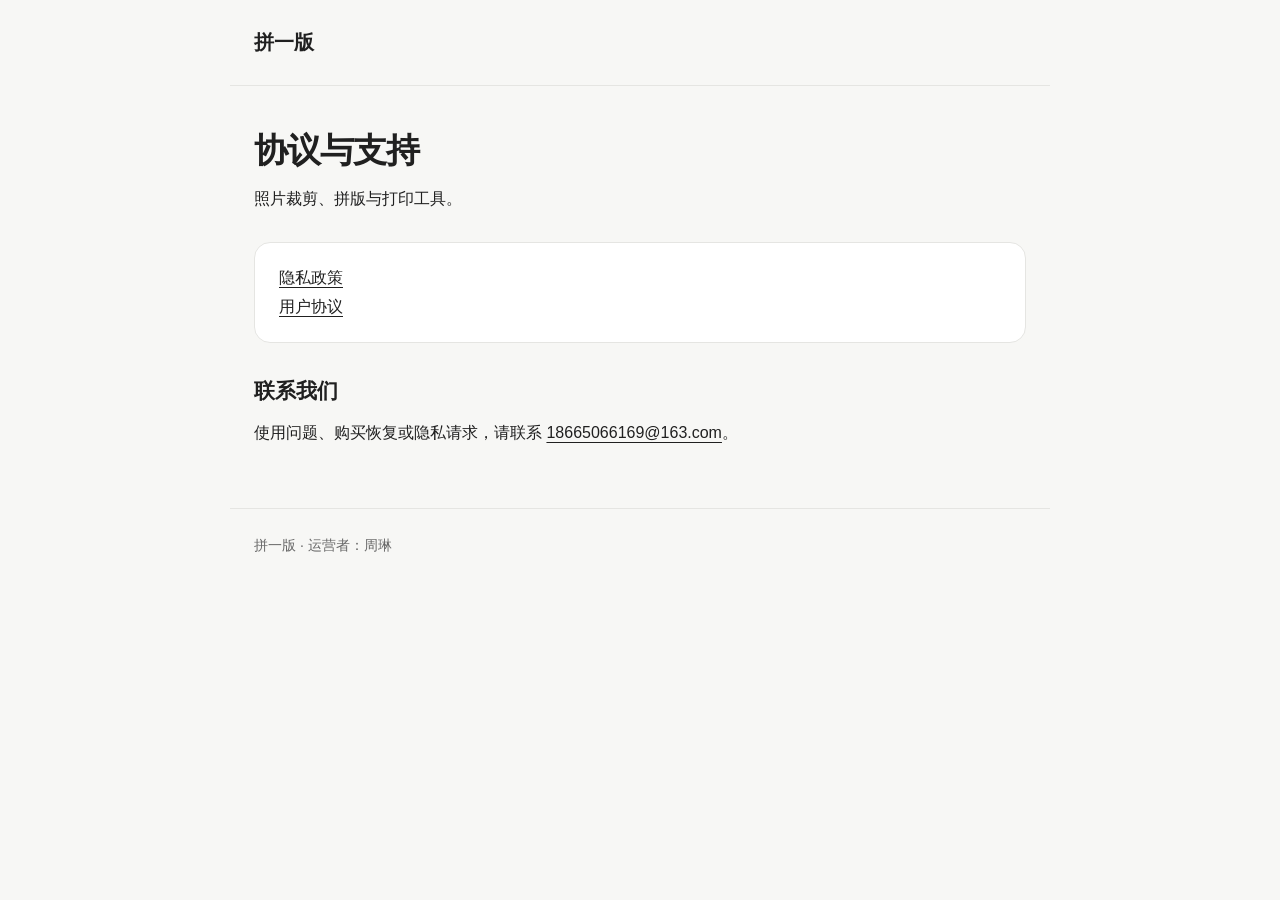
<file: index.html>
<!doctype html>
<html lang="zh-CN"><head><meta charset="utf-8"><meta name="viewport" content="width=device-width,initial-scale=1"><title>拼一版 · 协议与支持</title><link rel="stylesheet" href="style.css"></head><body><header><strong>拼一版</strong></header><main><h1>协议与支持</h1><p>照片裁剪、拼版与打印工具。</p><div class="summary"><p><a href="privacy.html">隐私政策</a></p><p><a href="terms.html">用户协议</a></p></div><h2>联系我们</h2><p>使用问题、购买恢复或隐私请求，请联系 <a href="mailto:18665066169@163.com">18665066169@163.com</a>。</p></main><footer>拼一版 · 运营者：周琳</footer></body></html>
</file>
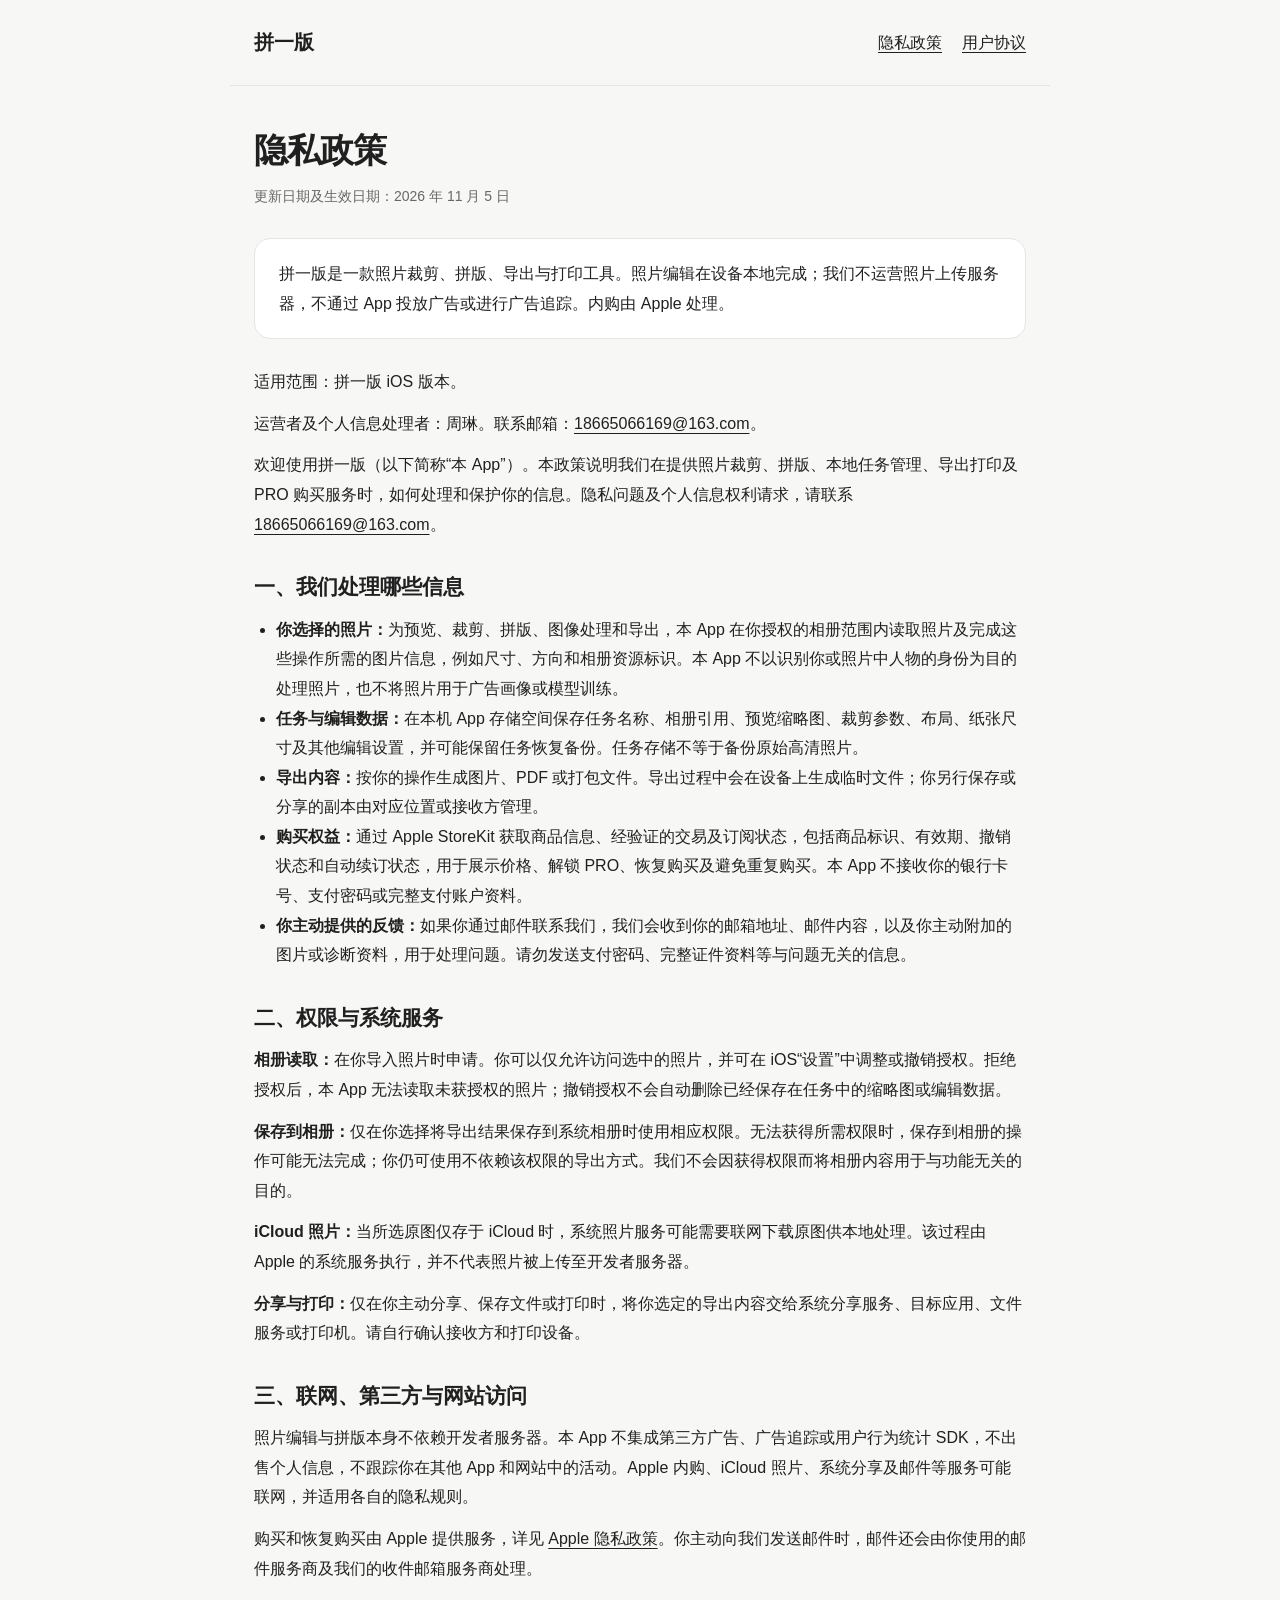
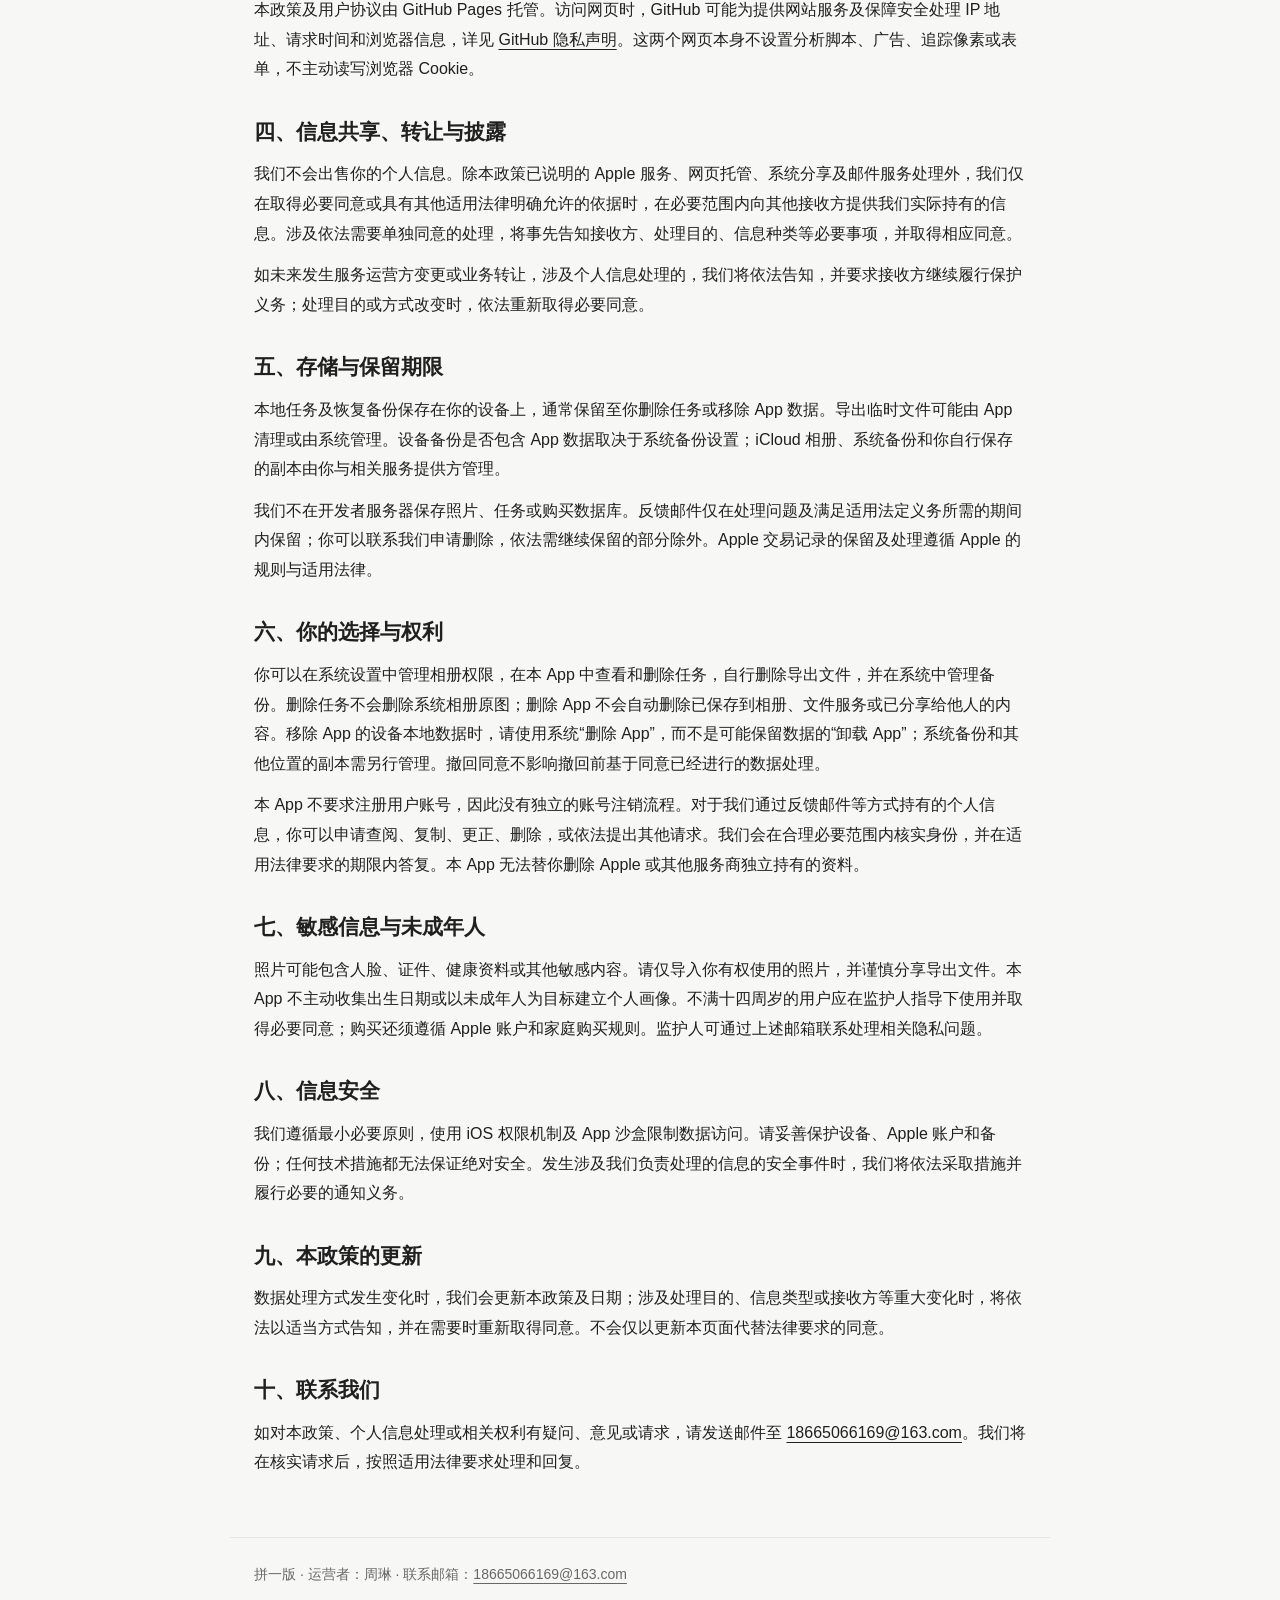
<file: privacy.html>
<!doctype html>
<html lang="zh-CN">
<head><meta charset="utf-8"><meta name="viewport" content="width=device-width,initial-scale=1"><meta name="description" content="拼一版隐私政策：了解照片处理、相册权限、本地任务存储及 Apple 内购的数据使用方式。"><title>隐私政策 · 拼一版</title><link rel="stylesheet" href="style.css"></head>
<body>
<header><strong>拼一版</strong><nav aria-label="法律信息"><a href="privacy.html" aria-current="page">隐私政策</a><a href="terms.html">用户协议</a></nav></header>
<main>
<h1>隐私政策</h1>
<p class="meta">更新日期及生效日期：2026 年 11 月 5 日</p>
<div class="summary"><p>拼一版是一款照片裁剪、拼版、导出与打印工具。照片编辑在设备本地完成；我们不运营照片上传服务器，不通过 App 投放广告或进行广告追踪。内购由 Apple 处理。</p></div>
<p>适用范围：拼一版 iOS 版本。</p>
<p>运营者及个人信息处理者：周琳。联系邮箱：<a href="mailto:18665066169@163.com">18665066169@163.com</a>。</p>
<p>欢迎使用拼一版（以下简称“本 App”）。本政策说明我们在提供照片裁剪、拼版、本地任务管理、导出打印及 PRO 购买服务时，如何处理和保护你的信息。隐私问题及个人信息权利请求，请联系 <a href="mailto:18665066169@163.com">18665066169@163.com</a>。</p>
<h2>一、我们处理哪些信息</h2>
<ul>
<li><strong>你选择的照片：</strong>为预览、裁剪、拼版、图像处理和导出，本 App 在你授权的相册范围内读取照片及完成这些操作所需的图片信息，例如尺寸、方向和相册资源标识。本 App 不以识别你或照片中人物的身份为目的处理照片，也不将照片用于广告画像或模型训练。</li>
<li><strong>任务与编辑数据：</strong>在本机 App 存储空间保存任务名称、相册引用、预览缩略图、裁剪参数、布局、纸张尺寸及其他编辑设置，并可能保留任务恢复备份。任务存储不等于备份原始高清照片。</li>
<li><strong>导出内容：</strong>按你的操作生成图片、PDF 或打包文件。导出过程中会在设备上生成临时文件；你另行保存或分享的副本由对应位置或接收方管理。</li>
<li><strong>购买权益：</strong>通过 Apple StoreKit 获取商品信息、经验证的交易及订阅状态，包括商品标识、有效期、撤销状态和自动续订状态，用于展示价格、解锁 PRO、恢复购买及避免重复购买。本 App 不接收你的银行卡号、支付密码或完整支付账户资料。</li>
<li><strong>你主动提供的反馈：</strong>如果你通过邮件联系我们，我们会收到你的邮箱地址、邮件内容，以及你主动附加的图片或诊断资料，用于处理问题。请勿发送支付密码、完整证件资料等与问题无关的信息。</li>
</ul>
<h2>二、权限与系统服务</h2>
<p><strong>相册读取：</strong>在你导入照片时申请。你可以仅允许访问选中的照片，并可在 iOS“设置”中调整或撤销授权。拒绝授权后，本 App 无法读取未获授权的照片；撤销授权不会自动删除已经保存在任务中的缩略图或编辑数据。</p>
<p><strong>保存到相册：</strong>仅在你选择将导出结果保存到系统相册时使用相应权限。无法获得所需权限时，保存到相册的操作可能无法完成；你仍可使用不依赖该权限的导出方式。我们不会因获得权限而将相册内容用于与功能无关的目的。</p>
<p><strong>iCloud 照片：</strong>当所选原图仅存于 iCloud 时，系统照片服务可能需要联网下载原图供本地处理。该过程由 Apple 的系统服务执行，并不代表照片被上传至开发者服务器。</p>
<p><strong>分享与打印：</strong>仅在你主动分享、保存文件或打印时，将你选定的导出内容交给系统分享服务、目标应用、文件服务或打印机。请自行确认接收方和打印设备。</p>
<h2>三、联网、第三方与网站访问</h2>
<p>照片编辑与拼版本身不依赖开发者服务器。本 App 不集成第三方广告、广告追踪或用户行为统计 SDK，不出售个人信息，不跟踪你在其他 App 和网站中的活动。Apple 内购、iCloud 照片、系统分享及邮件等服务可能联网，并适用各自的隐私规则。</p>
<p>购买和恢复购买由 Apple 提供服务，详见 <a href="https://www.apple.com/legal/privacy/zh-cn/">Apple 隐私政策</a>。你主动向我们发送邮件时，邮件还会由你使用的邮件服务商及我们的收件邮箱服务商处理。</p>
<p>本政策及用户协议由 GitHub Pages 托管。访问网页时，GitHub 可能为提供网站服务及保障安全处理 IP 地址、请求时间和浏览器信息，详见 <a href="https://docs.github.com/en/site-policy/privacy-policies/github-general-privacy-statement">GitHub 隐私声明</a>。这两个网页本身不设置分析脚本、广告、追踪像素或表单，不主动读写浏览器 Cookie。</p>
<h2>四、信息共享、转让与披露</h2>
<p>我们不会出售你的个人信息。除本政策已说明的 Apple 服务、网页托管、系统分享及邮件服务处理外，我们仅在取得必要同意或具有其他适用法律明确允许的依据时，在必要范围内向其他接收方提供我们实际持有的信息。涉及依法需要单独同意的处理，将事先告知接收方、处理目的、信息种类等必要事项，并取得相应同意。</p>
<p>如未来发生服务运营方变更或业务转让，涉及个人信息处理的，我们将依法告知，并要求接收方继续履行保护义务；处理目的或方式改变时，依法重新取得必要同意。</p>
<h2>五、存储与保留期限</h2>
<p>本地任务及恢复备份保存在你的设备上，通常保留至你删除任务或移除 App 数据。导出临时文件可能由 App 清理或由系统管理。设备备份是否包含 App 数据取决于系统备份设置；iCloud 相册、系统备份和你自行保存的副本由你与相关服务提供方管理。</p>
<p>我们不在开发者服务器保存照片、任务或购买数据库。反馈邮件仅在处理问题及满足适用法定义务所需的期间内保留；你可以联系我们申请删除，依法需继续保留的部分除外。Apple 交易记录的保留及处理遵循 Apple 的规则与适用法律。</p>
<h2>六、你的选择与权利</h2>
<p>你可以在系统设置中管理相册权限，在本 App 中查看和删除任务，自行删除导出文件，并在系统中管理备份。删除任务不会删除系统相册原图；删除 App 不会自动删除已保存到相册、文件服务或已分享给他人的内容。移除 App 的设备本地数据时，请使用系统“删除 App”，而不是可能保留数据的“卸载 App”；系统备份和其他位置的副本需另行管理。撤回同意不影响撤回前基于同意已经进行的数据处理。</p>
<p>本 App 不要求注册用户账号，因此没有独立的账号注销流程。对于我们通过反馈邮件等方式持有的个人信息，你可以申请查阅、复制、更正、删除，或依法提出其他请求。我们会在合理必要范围内核实身份，并在适用法律要求的期限内答复。本 App 无法替你删除 Apple 或其他服务商独立持有的资料。</p>
<h2>七、敏感信息与未成年人</h2>
<p>照片可能包含人脸、证件、健康资料或其他敏感内容。请仅导入你有权使用的照片，并谨慎分享导出文件。本 App 不主动收集出生日期或以未成年人为目标建立个人画像。不满十四周岁的用户应在监护人指导下使用并取得必要同意；购买还须遵循 Apple 账户和家庭购买规则。监护人可通过上述邮箱联系处理相关隐私问题。</p>
<h2>八、信息安全</h2>
<p>我们遵循最小必要原则，使用 iOS 权限机制及 App 沙盒限制数据访问。请妥善保护设备、Apple 账户和备份；任何技术措施都无法保证绝对安全。发生涉及我们负责处理的信息的安全事件时，我们将依法采取措施并履行必要的通知义务。</p>
<h2>九、本政策的更新</h2>
<p>数据处理方式发生变化时，我们会更新本政策及日期；涉及处理目的、信息类型或接收方等重大变化时，将依法以适当方式告知，并在需要时重新取得同意。不会仅以更新本页面代替法律要求的同意。</p>
<h2>十、联系我们</h2>
<p>如对本政策、个人信息处理或相关权利有疑问、意见或请求，请发送邮件至 <a href="mailto:18665066169@163.com">18665066169@163.com</a>。我们将在核实请求后，按照适用法律要求处理和回复。</p>
</main><footer>拼一版 · 运营者：周琳 · 联系邮箱：<a href="mailto:18665066169@163.com">18665066169@163.com</a></footer>
</body></html>
</file>
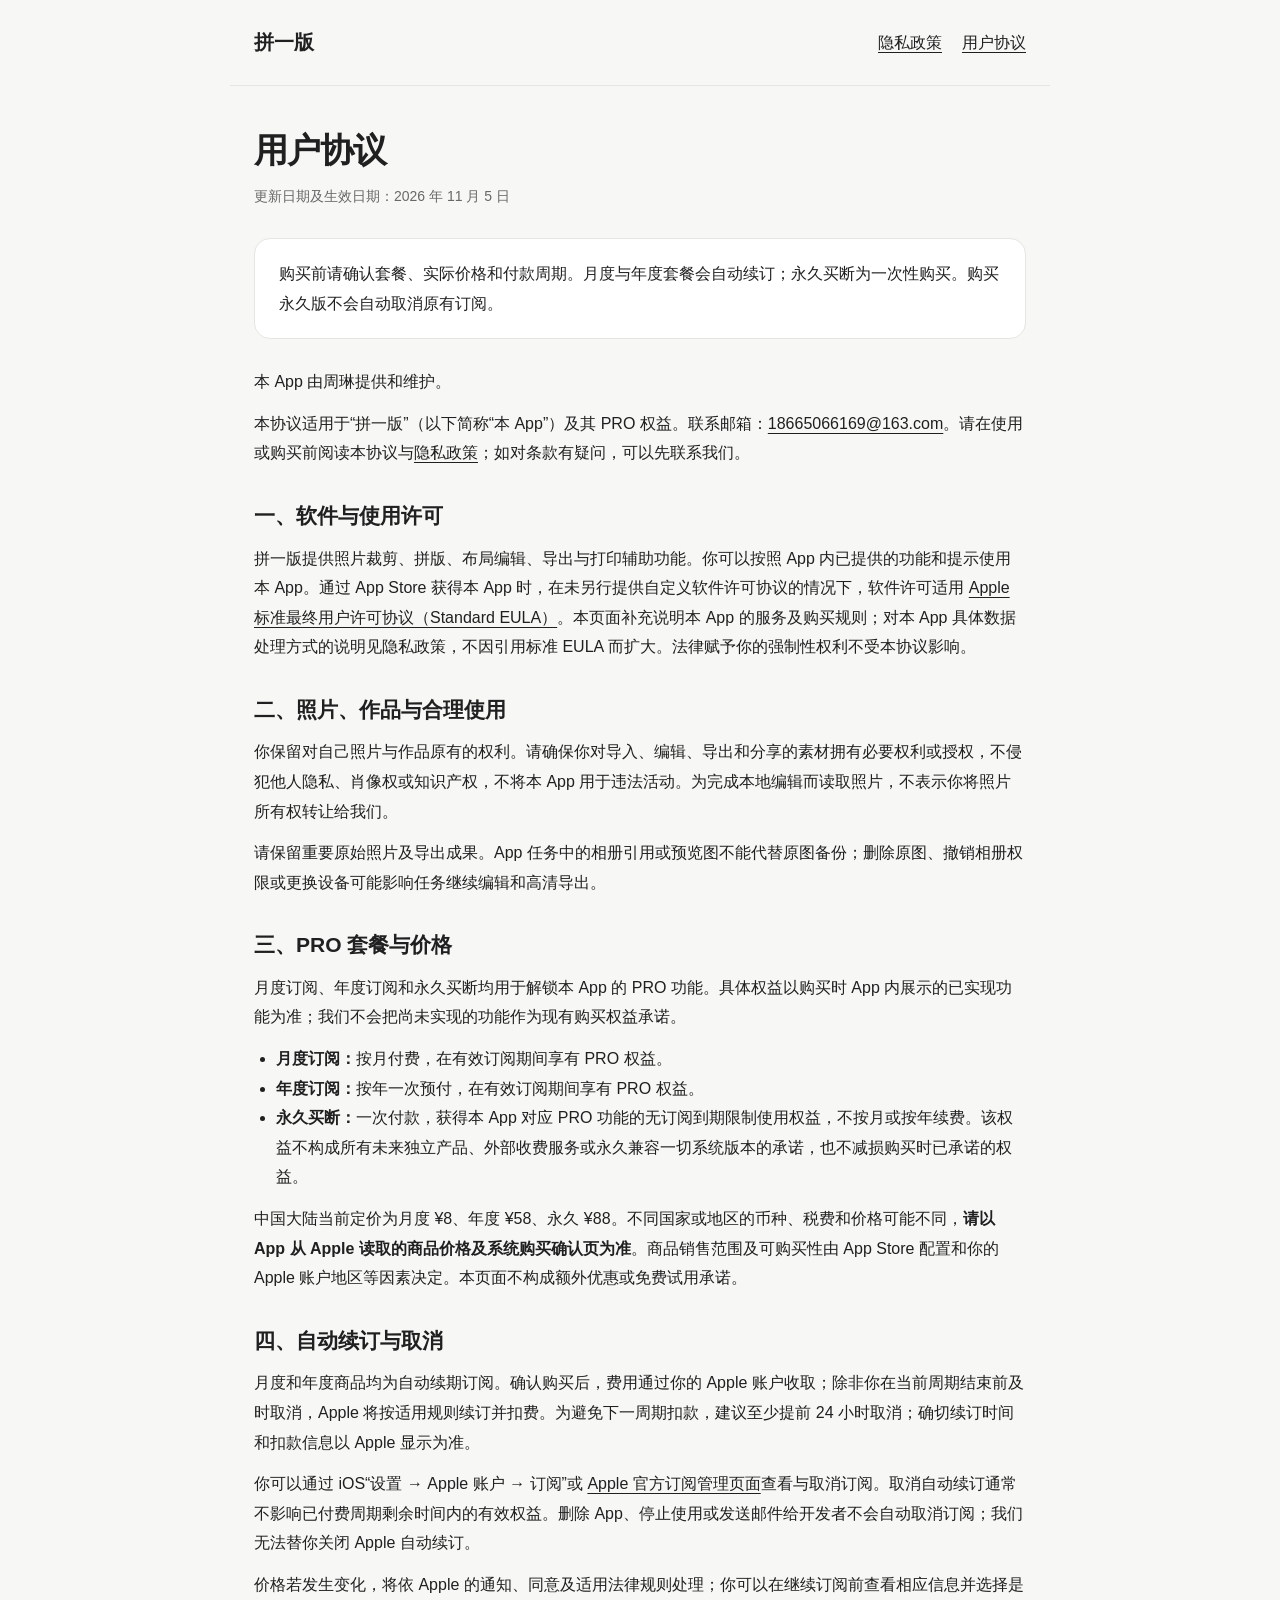
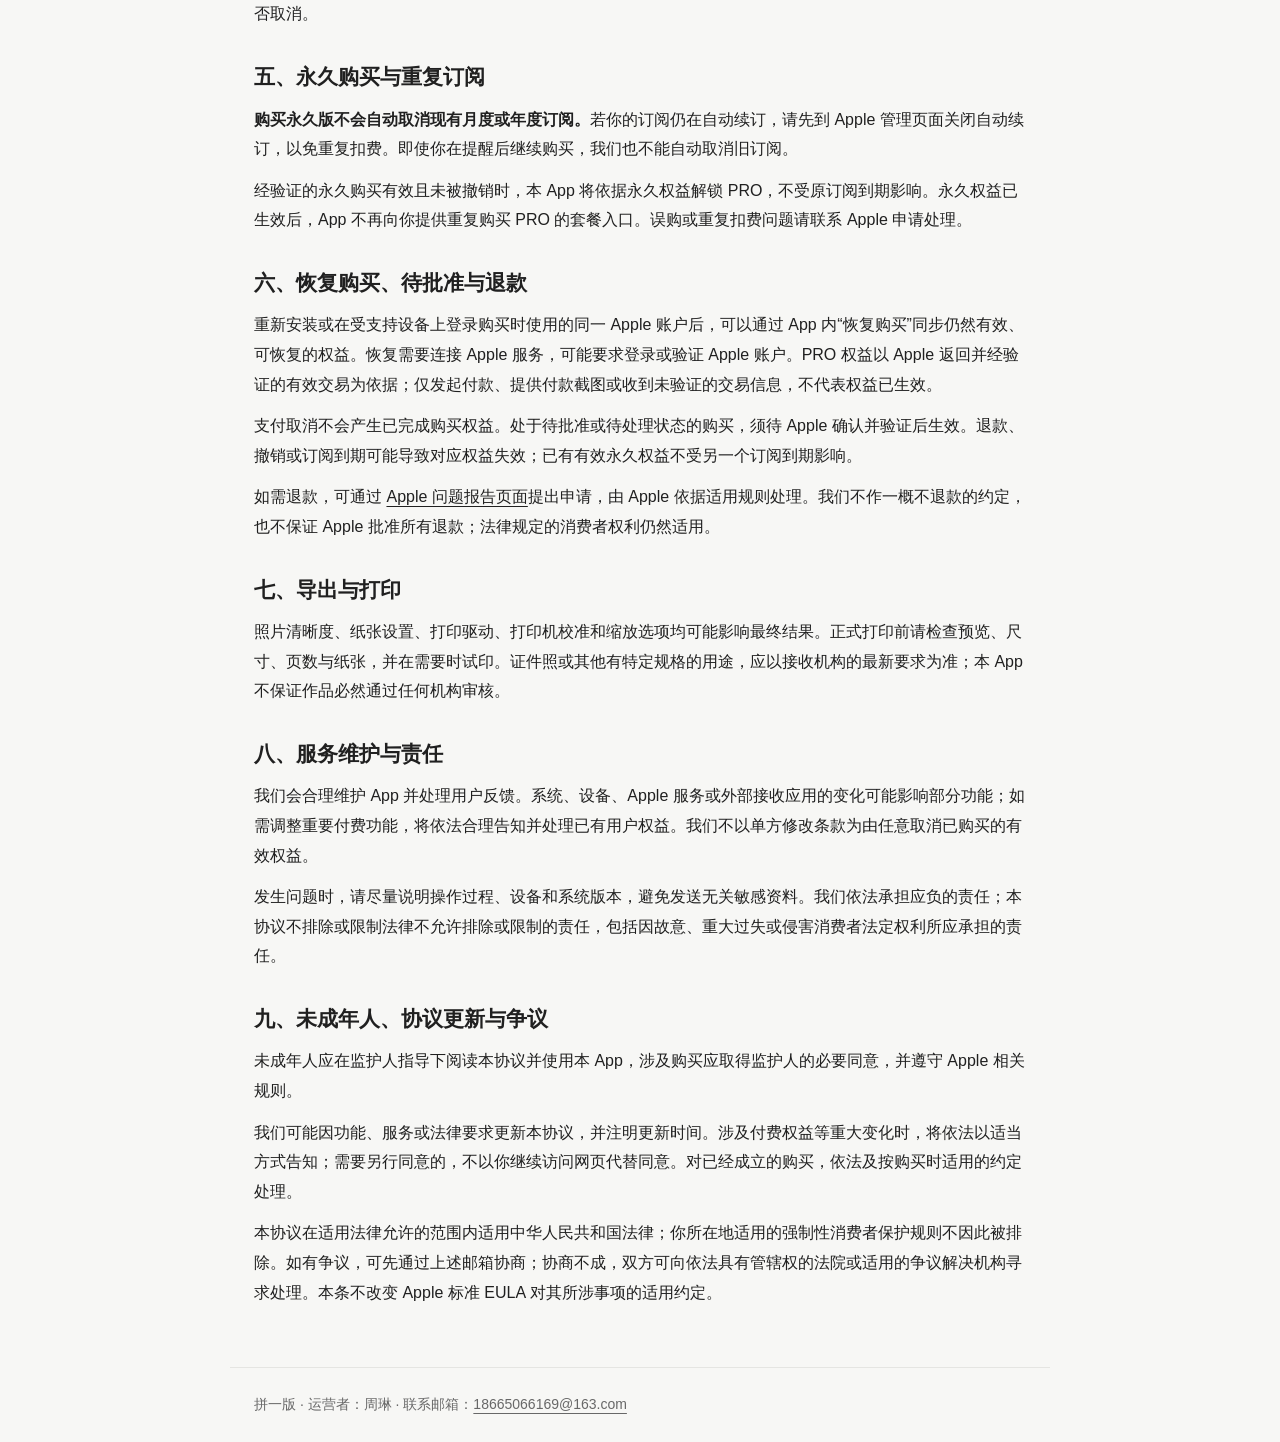
<file: terms.html>
<!doctype html>
<html lang="zh-CN">
<head><meta charset="utf-8"><meta name="viewport" content="width=device-width,initial-scale=1"><meta name="description" content="拼一版用户协议：软件使用、PRO 订阅、永久购买、恢复购买和支持规则。"><title>用户协议 · 拼一版</title><link rel="stylesheet" href="style.css"></head>
<body>
<header><strong>拼一版</strong><nav aria-label="法律信息"><a href="privacy.html">隐私政策</a><a href="terms.html" aria-current="page">用户协议</a></nav></header>
<main>
<h1>用户协议</h1>
<p class="meta">更新日期及生效日期：2026 年 11 月 5 日</p>
<div class="summary"><p>购买前请确认套餐、实际价格和付款周期。月度与年度套餐会自动续订；永久买断为一次性购买。购买永久版不会自动取消原有订阅。</p></div>
<p>本 App 由周琳提供和维护。</p>
<p>本协议适用于“拼一版”（以下简称“本 App”）及其 PRO 权益。联系邮箱：<a href="mailto:18665066169@163.com">18665066169@163.com</a>。请在使用或购买前阅读本协议与<a href="privacy.html">隐私政策</a>；如对条款有疑问，可以先联系我们。</p>
<h2>一、软件与使用许可</h2>
<p>拼一版提供照片裁剪、拼版、布局编辑、导出与打印辅助功能。你可以按照 App 内已提供的功能和提示使用本 App。通过 App Store 获得本 App 时，在未另行提供自定义软件许可协议的情况下，软件许可适用 <a href="https://www.apple.com/legal/internet-services/itunes/dev/stdeula/">Apple 标准最终用户许可协议（Standard EULA）</a>。本页面补充说明本 App 的服务及购买规则；对本 App 具体数据处理方式的说明见隐私政策，不因引用标准 EULA 而扩大。法律赋予你的强制性权利不受本协议影响。</p>
<h2>二、照片、作品与合理使用</h2>
<p>你保留对自己照片与作品原有的权利。请确保你对导入、编辑、导出和分享的素材拥有必要权利或授权，不侵犯他人隐私、肖像权或知识产权，不将本 App 用于违法活动。为完成本地编辑而读取照片，不表示你将照片所有权转让给我们。</p>
<p>请保留重要原始照片及导出成果。App 任务中的相册引用或预览图不能代替原图备份；删除原图、撤销相册权限或更换设备可能影响任务继续编辑和高清导出。</p>
<h2>三、PRO 套餐与价格</h2>
<p>月度订阅、年度订阅和永久买断均用于解锁本 App 的 PRO 功能。具体权益以购买时 App 内展示的已实现功能为准；我们不会把尚未实现的功能作为现有购买权益承诺。</p>
<ul>
<li><strong>月度订阅：</strong>按月付费，在有效订阅期间享有 PRO 权益。</li>
<li><strong>年度订阅：</strong>按年一次预付，在有效订阅期间享有 PRO 权益。</li>
<li><strong>永久买断：</strong>一次付款，获得本 App 对应 PRO 功能的无订阅到期限制使用权益，不按月或按年续费。该权益不构成所有未来独立产品、外部收费服务或永久兼容一切系统版本的承诺，也不减损购买时已承诺的权益。</li>
</ul>
<p>中国大陆当前定价为月度 ¥8、年度 ¥58、永久 ¥88。不同国家或地区的币种、税费和价格可能不同，<strong>请以 App 从 Apple 读取的商品价格及系统购买确认页为准</strong>。商品销售范围及可购买性由 App Store 配置和你的 Apple 账户地区等因素决定。本页面不构成额外优惠或免费试用承诺。</p>
<h2>四、自动续订与取消</h2>
<p>月度和年度商品均为自动续期订阅。确认购买后，费用通过你的 Apple 账户收取；除非你在当前周期结束前及时取消，Apple 将按适用规则续订并扣费。为避免下一周期扣款，建议至少提前 24 小时取消；确切续订时间和扣款信息以 Apple 显示为准。</p>
<p>你可以通过 iOS“设置 → Apple 账户 → 订阅”或 <a href="https://apps.apple.com/account/subscriptions">Apple 官方订阅管理页面</a>查看与取消订阅。取消自动续订通常不影响已付费周期剩余时间内的有效权益。删除 App、停止使用或发送邮件给开发者不会自动取消订阅；我们无法替你关闭 Apple 自动续订。</p>
<p>价格若发生变化，将依 Apple 的通知、同意及适用法律规则处理；你可以在继续订阅前查看相应信息并选择是否取消。</p>
<h2>五、永久购买与重复订阅</h2>
<p><strong>购买永久版不会自动取消现有月度或年度订阅。</strong>若你的订阅仍在自动续订，请先到 Apple 管理页面关闭自动续订，以免重复扣费。即使你在提醒后继续购买，我们也不能自动取消旧订阅。</p>
<p>经验证的永久购买有效且未被撤销时，本 App 将依据永久权益解锁 PRO，不受原订阅到期影响。永久权益已生效后，App 不再向你提供重复购买 PRO 的套餐入口。误购或重复扣费问题请联系 Apple 申请处理。</p>
<h2>六、恢复购买、待批准与退款</h2>
<p>重新安装或在受支持设备上登录购买时使用的同一 Apple 账户后，可以通过 App 内“恢复购买”同步仍然有效、可恢复的权益。恢复需要连接 Apple 服务，可能要求登录或验证 Apple 账户。PRO 权益以 Apple 返回并经验证的有效交易为依据；仅发起付款、提供付款截图或收到未验证的交易信息，不代表权益已生效。</p>
<p>支付取消不会产生已完成购买权益。处于待批准或待处理状态的购买，须待 Apple 确认并验证后生效。退款、撤销或订阅到期可能导致对应权益失效；已有有效永久权益不受另一个订阅到期影响。</p>
<p>如需退款，可通过 <a href="https://reportaproblem.apple.com/">Apple 问题报告页面</a>提出申请，由 Apple 依据适用规则处理。我们不作一概不退款的约定，也不保证 Apple 批准所有退款；法律规定的消费者权利仍然适用。</p>
<h2>七、导出与打印</h2>
<p>照片清晰度、纸张设置、打印驱动、打印机校准和缩放选项均可能影响最终结果。正式打印前请检查预览、尺寸、页数与纸张，并在需要时试印。证件照或其他有特定规格的用途，应以接收机构的最新要求为准；本 App 不保证作品必然通过任何机构审核。</p>
<h2>八、服务维护与责任</h2>
<p>我们会合理维护 App 并处理用户反馈。系统、设备、Apple 服务或外部接收应用的变化可能影响部分功能；如需调整重要付费功能，将依法合理告知并处理已有用户权益。我们不以单方修改条款为由任意取消已购买的有效权益。</p>
<p>发生问题时，请尽量说明操作过程、设备和系统版本，避免发送无关敏感资料。我们依法承担应负的责任；本协议不排除或限制法律不允许排除或限制的责任，包括因故意、重大过失或侵害消费者法定权利所应承担的责任。</p>
<h2>九、未成年人、协议更新与争议</h2>
<p>未成年人应在监护人指导下阅读本协议并使用本 App，涉及购买应取得监护人的必要同意，并遵守 Apple 相关规则。</p>
<p>我们可能因功能、服务或法律要求更新本协议，并注明更新时间。涉及付费权益等重大变化时，将依法以适当方式告知；需要另行同意的，不以你继续访问网页代替同意。对已经成立的购买，依法及按购买时适用的约定处理。</p>
<p>本协议在适用法律允许的范围内适用中华人民共和国法律；你所在地适用的强制性消费者保护规则不因此被排除。如有争议，可先通过上述邮箱协商；协商不成，双方可向依法具有管辖权的法院或适用的争议解决机构寻求处理。本条不改变 Apple 标准 EULA 对其所涉事项的适用约定。</p>
</main><footer>拼一版 · 运营者：周琳 · 联系邮箱：<a href="mailto:18665066169@163.com">18665066169@163.com</a></footer>
</body></html>
</file>
<file: style.css>
:root{color-scheme:light dark;--bg:#f7f7f5;--card:#fff;--text:#202020;--muted:#686868;--line:#e5e5e2}*{box-sizing:border-box}body{margin:0;background:var(--bg);color:var(--text);font:16px/1.85 -apple-system,BlinkMacSystemFont,"PingFang SC","Microsoft YaHei",sans-serif}header,main,footer{max-width:820px;margin:auto;padding:24px}header{display:flex;justify-content:space-between;align-items:center;gap:20px;border-bottom:1px solid var(--line)}header strong{font-size:20px}nav{display:flex;gap:20px}a{color:inherit;text-underline-offset:4px}main{padding-top:42px;padding-bottom:48px}h1{font-size:34px;line-height:1.3;letter-spacing:-1px;margin:0 0 12px}h2{font-size:21px;line-height:1.5;margin:32px 0 12px}p,ul{margin:12px 0}ul{padding-left:22px}.meta,footer{color:var(--muted);font-size:14px}.summary{background:var(--card);border:1px solid var(--line);border-radius:16px;padding:20px 24px;margin:28px 0}.summary p{margin:0}footer{border-top:1px solid var(--line)}@media(prefers-color-scheme:dark){:root{--bg:#171717;--card:#222;--text:#eee;--muted:#aaa;--line:#383838}}@media(max-width:520px){header,main,footer{padding-left:20px;padding-right:20px}header{align-items:flex-start;flex-direction:column;gap:8px}h1{font-size:29px}main{padding-top:30px}}@media print{body{background:white;color:black}header nav{display:none}.summary{border:1px solid #ccc}a{color:black}main{padding-top:20px}}
</file>
